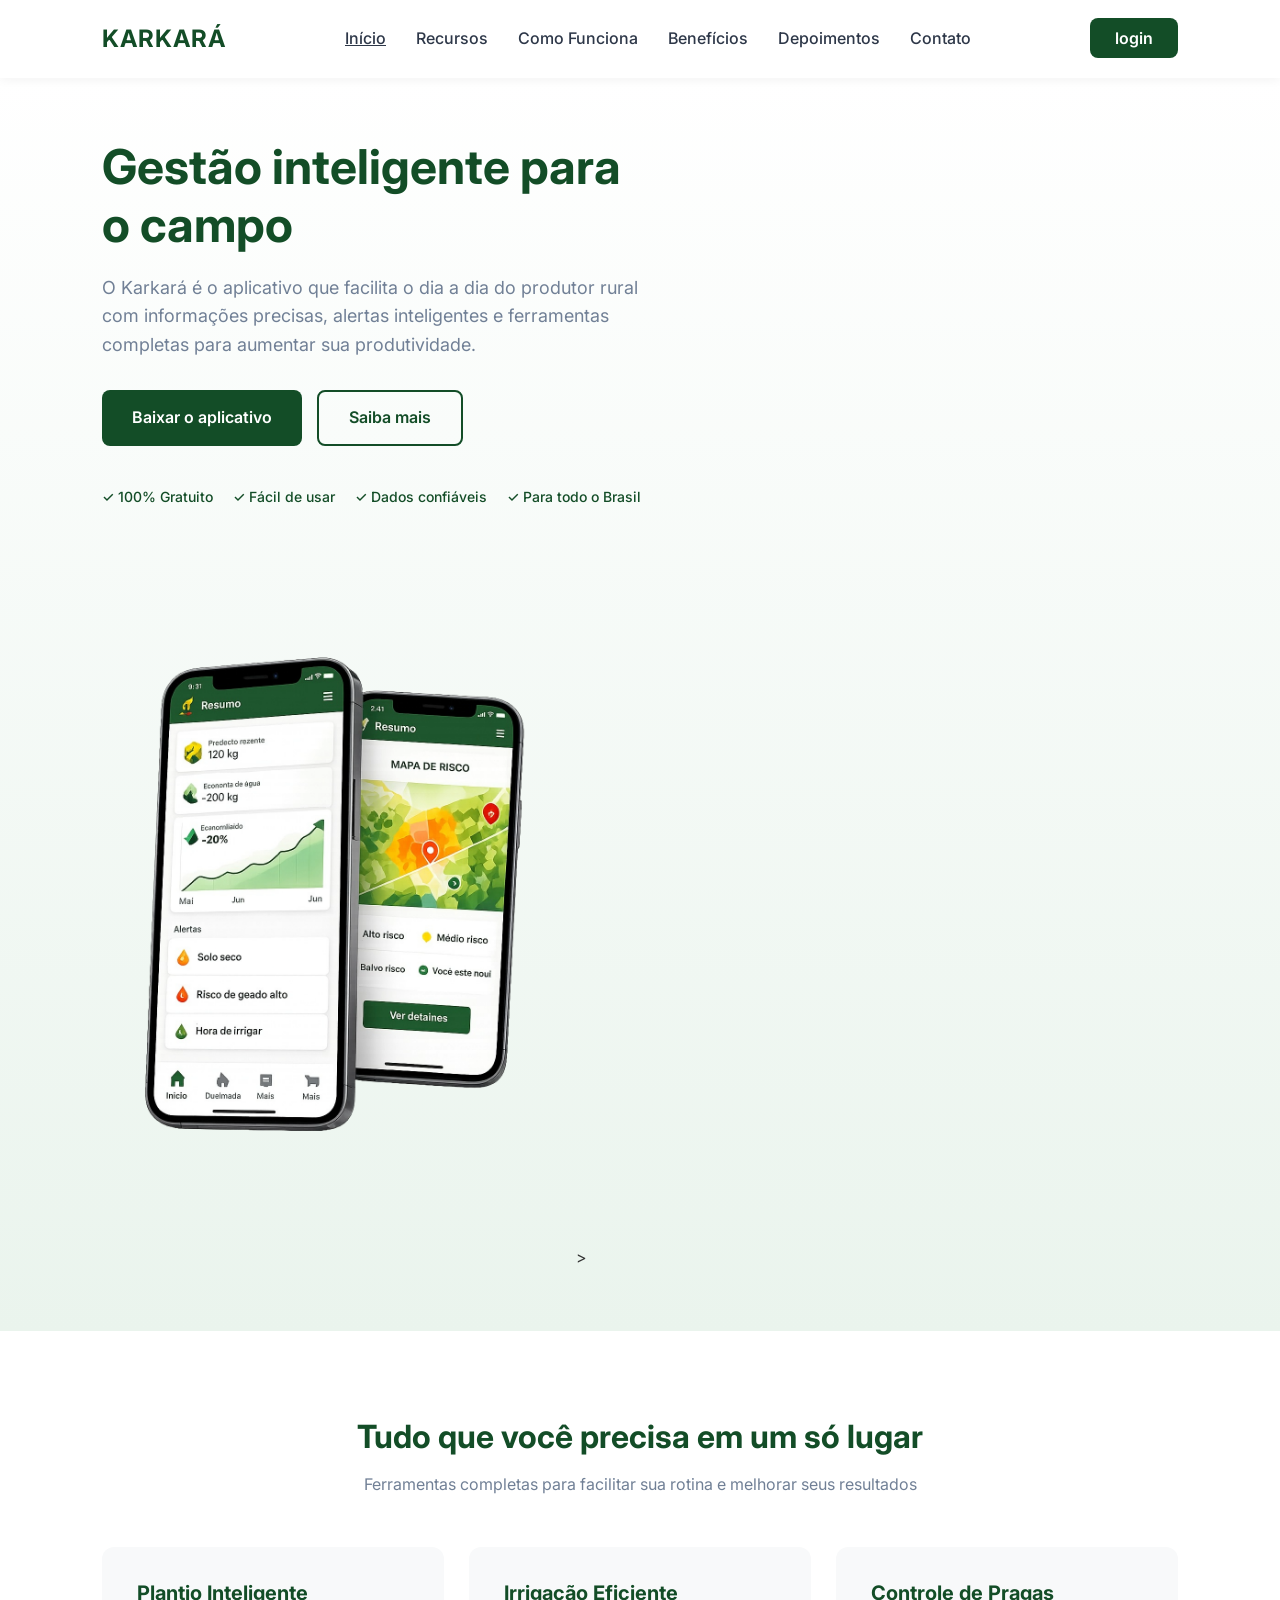
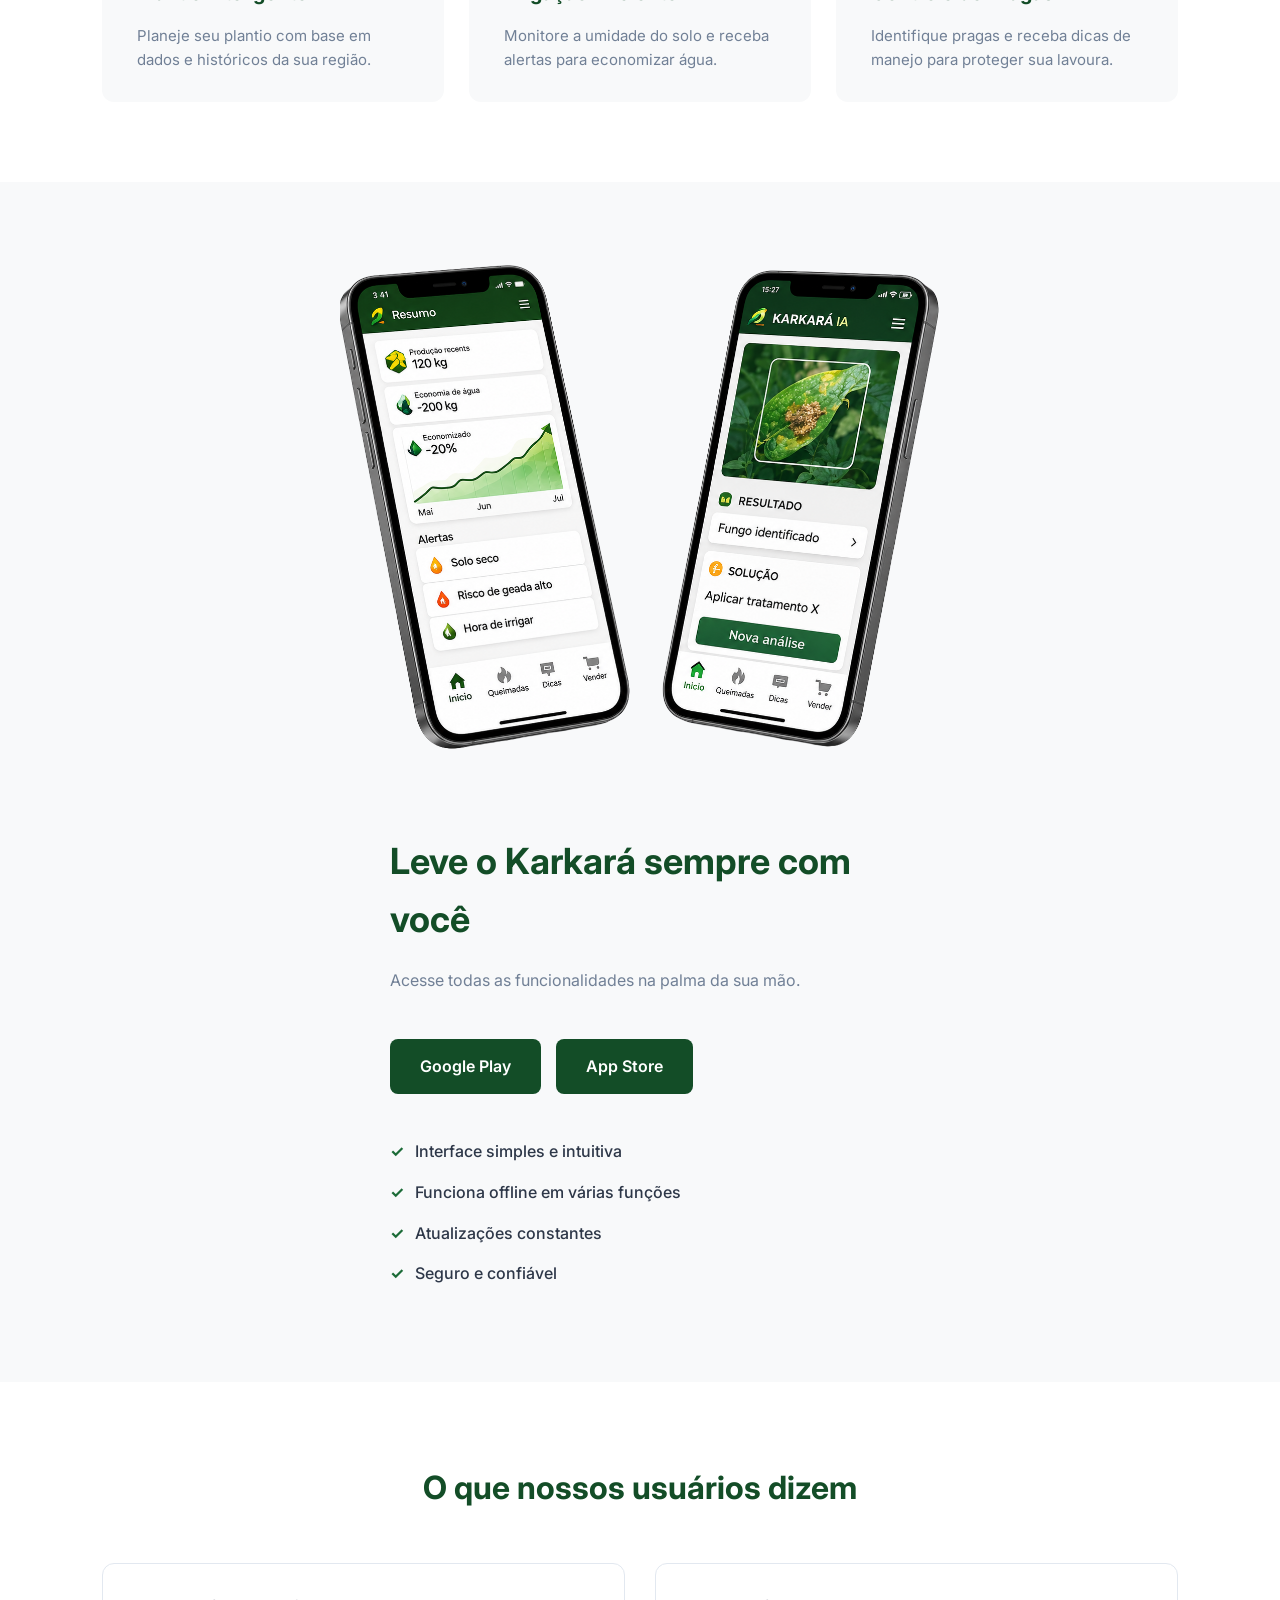
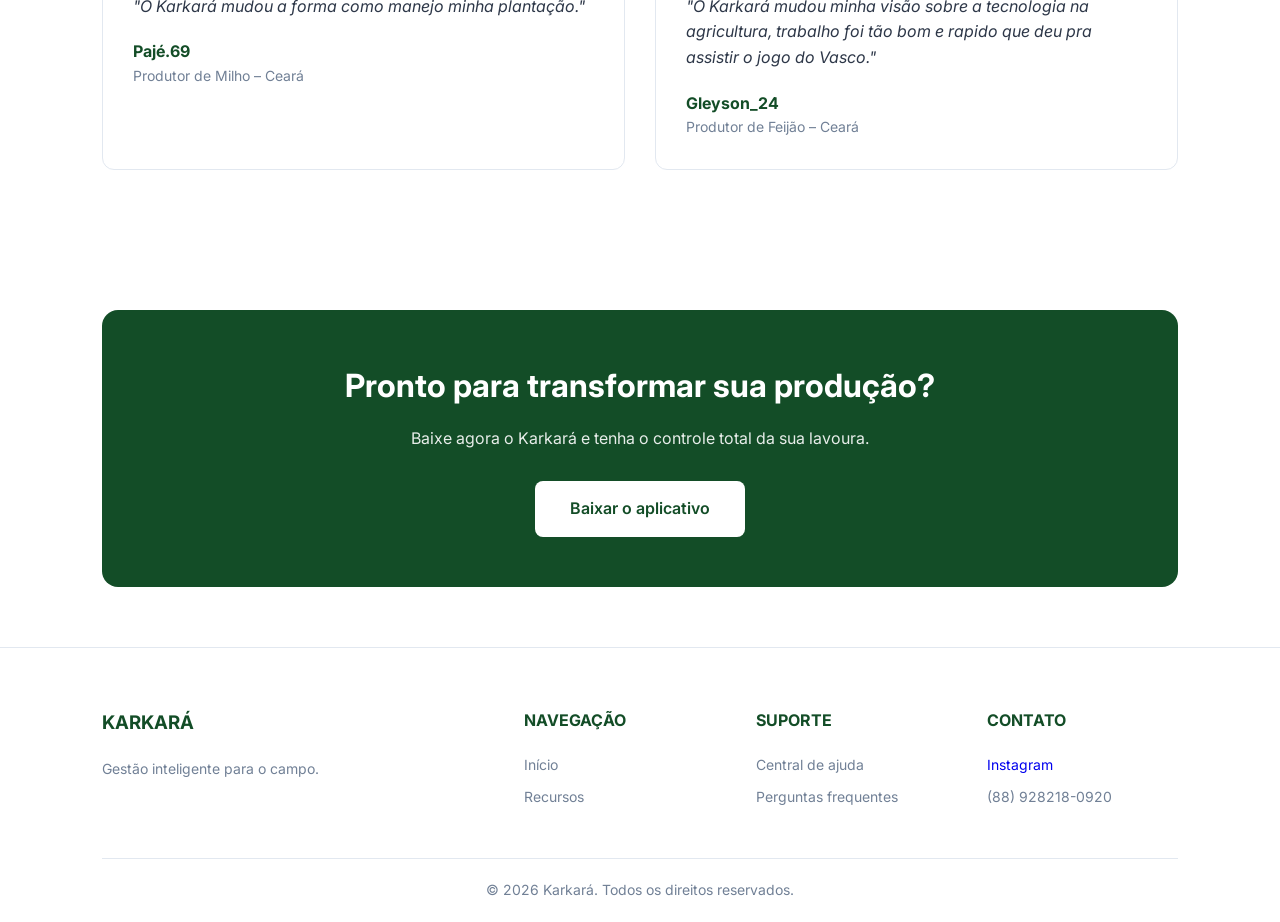
<file: index.htm>
<!DOCTYPE html>

<!--
<!DOCTYPE html>

DOCTYPE
→ Diz o tipo do documento

html
→ Informa que usa HTML5

Serve para:
→ Fazer o navegador interpretar corretamente o site
-->



<html lang="pt-BR">

<!--
<html>
→ Início do HTML

lang="pt-BR"
→ Define o idioma do site

pt-BR
→ Português do Brasil

Serve para:
→ SEO
→ Tradutores
→ Acessibilidade
-->



<head>

<!--
<head>
→ Área de configurações invisíveis

Aqui ficam:
→ CSS
→ título
→ fontes
→ meta tags
-->



    <meta charset="UTF-8">

    <!--
    meta
    → Configuração da página

    charset
    → Tipo de caracteres

    UTF-8
    → Permite acentos e símbolos

    Sem isso:
    → Caracteres podem quebrar
    -->



    <meta name="viewport" content="width=device-width, initial-scale=1.0">

    <!--
    viewport
    → Área visível da tela

    width=device-width
    → Usa largura do dispositivo

    initial-scale=1.0
    → Zoom inicial normal
    Serve para:
    → Responsividade
    → Celulares
    -->



    <title>Karkará - Gestão Inteligente para o Campo</title>

    <!--
    title
    → Nome da aba do navegador
    -->



    <link rel="stylesheet" href="style.css">

    <!--
    link
    → Conecta arquivos externos

    rel="stylesheet"
    → Diz que é CSS

    href
    → Caminho do arquivo

    Serve para:
    → Aplicar o CSS no HTML
    -->

</head>



<body>

<!--
<body>
→ Parte visível do site

Tudo mostrado na tela fica aqui
-->



    <header>

    <!--
    header
    → Cabeçalho do site

    Geralmente contém:
    → Logo
    → Menu
    → Botões
    -->



        <div class="logo">

        <!--
        div
        → Caixa organizadora

        class
        → Nome usado pelo CSS
        -->



            <a href="#">KARKARÁ</a>

            <!--
            a
            → Link

            href
            → Destino do link

            #
            → Link vazio temporário
            -->

        </div>



        <nav>

        <!--
        nav
        → Área de navegação/menu
        -->



            <ul>

            <!--
            ul
            → Lista não ordenada
            -->



                <li><a href="#inicio"><u>Início</u></a></li>

                <!--
                li
                → Item da lista

                href="#inicio"
                → Leva para elemento com id="inicio"
                -->



                <li><a href="#recursos">Recursos</a></li>

                <li><a href="#como-funciona">Como Funciona</a></li>

                <li><a href="#beneficios">Benefícios</a></li>

                <li><a href="#depoimentos">Depoimentos</a></li>

                <li><a href="#contato">Contato</a></li>

            </ul>

        </nav>



        <div class="header-cta">

        <!--
        cta
        → Call To Action

        Significa:
        → Chamada para ação
        -->



            <a href="http://127.0.0.1:5500/cadrastro/login.htm" class="btn-login">login</a>

            <!--
            class="btn-login"
            → Classe usada no CSS

            Serve para:
            → Estilizar o botão
            -->

        </div>

    </header>



    <main>

    <!--
    main
    → Conteúdo principal do site
    -->



        <section id="inicio" class="hero">

        <!--
        section
        → Divide o site em partes

        id
        → Identificador único

        class
        → Nome para CSS
        -->



            <div class="hero-content">

            <!--
            Área do texto principal
            -->



                <h1>Gestão inteligente para o campo</h1>

                <!--
                h1
                → Título principal

                Importante para:
                → SEO
                → Hierarquia do site
                -->



                <p>

                <!--
                p
                → Parágrafo
                -->

                O Karkará é o aplicativo que facilita o dia a dia do produtor rural com informações precisas, alertas inteligentes e ferramentas completas para aumentar sua produtividade.

                </p>
                
                

                <div class="hero-buttons">

                <!--
                Área dos botões
                -->



                    <a href="#" class="btn-primary">

                    <!--
                    Botão principal
                    -->

                    Baixar o aplicativo

                    </a>



                    <a href="#" class="btn-secondary">

                    <!--
                    Botão secundário
                    -->

                    Saiba mais

                    </a>

                </div>



                <div class="hero-features-list">

                <!--
                Lista de vantagens
                -->



                    <span>✓ 100% Gratuito</span>

                    <!--
                    span
                    → Pequena área de texto inline
                    -->

                    <span>✓ Fácil de usar</span>

                    <span>✓ Dados confiáveis</span>

                    <span>✓ Para todo o Brasil</span>

                </div>

            </div>



            <div class="hero-images">

            <!--
            Área das imagens
            -->



                <img 
                    <img src="imagens/celular1.png" alt="Mockupdosmartphone"> >

                <!--
                img
                → Imagem

                src
                → Caminho da imagem

                alt
                → Texto alternativo

                Serve para:
                → Acessibilidade
                → SEO
                → Caso imagem não carregue
                -->

            </div>

        </section>



        <section id="recursos" class="features">

        <!--
        Seção de recursos
        -->



            <h2>Tudo que você precisa em um só lugar</h2>

            <!--
            h2
            → Título secundário
            -->



            <p>
                Ferramentas completas para facilitar sua rotina e melhorar seus resultados
            </p>



            <div class="features-grid">

            <!--
            Grid dos cards
            -->



                <div class="feature-card">

                <!--
                Card individual
                -->



                    <h3>Plantio Inteligente</h3>

                    <!--
                    h3
                    → Subtítulo
                    -->



                    <p>
                        Planeje seu plantio com base em dados e históricos da sua região.
                    </p>

                </div>



                <div class="feature-card">

                    <h3>Irrigação Eficiente</h3>

                    <p>
                        Monitore a umidade do solo e receba alertas para economizar água.
                    </p>

                </div>



                <div class="feature-card">

                    <h3>Controle de Pragas</h3>

                    <p>
                        Identifique pragas e receba dicas de manejo para proteger sua lavoura.
                    </p>

                </div>

            </div>

        </section>



        <section id="como-funciona" class="download-section">

        <!--
        Área de download
        -->



            <div class="download-image">

                <img 
                    src="imagens/2celular.png" 
                    alt="Mockup do smartphone com app Karkará aberto"
                >

            </div>



            <div class="download-content">

                <h2>Leve o Karkará sempre com você</h2>

                <p>
                    Acesse todas as funcionalidades na palma da sua mão.
                </p>



                <div class="store-buttons">

                    <a href="#" class="btn-primary">
                        Google Play
                    </a>



                    <a href="#" class="btn-primary">
                        App Store
                    </a>

                </div>



                <ul class="benefits-list">

                <!--
                Lista de benefícios
                -->



                    <li>Interface simples e intuitiva</li>

                    <li>Funciona offline em várias funções</li>

                    <li>Atualizações constantes</li>

                    <li>Seguro e confiável</li>

                </ul>

            </div>

        </section>



        <section id="beneficios" class="testimonials">

        <!--
        Área de depoimentos
        -->



            <h2>O que nossos usuários dizem</h2>



            <div class="testimonials-grid">

                <blockquote class="testimonial-card">

                <!--
                blockquote
                → Bloco de citação/depoimento
                -->



                    <p>
                        "O Karkará mudou a forma como manejo minha plantação."
                    </p>



                    <cite>

                    <!--
                    cite
                    → Autor da citação
                    -->



                        <strong>Pajé.69</strong>

                        <!--
                        strong
                        → Texto importante/negrito
                        -->



                        <span>Produtor de Milho – Ceará</span>

                    </cite>

                </blockquote>

                 <blockquote class="testimonial-card">

                <!--
                blockquote
                → Bloco de citação/depoimento
                -->



                    <p>
                        "O Karkará mudou minha visão sobre a tecnologia na agricultura, trabalho foi tão bom e rapido que deu pra assistir o jogo do Vasco."
                    </p>



                    <cite>

                    <!--
                    cite
                    → Autor da citação
                    -->



                        <strong>Gleyson_24</strong>

                        <!--
                        strong
                        → Texto importante/negrito
                        -->



                        <span>Produtor de Feijão – Ceará</span>

                    </cite>

                </blockquote>

            </div>

        </section>



        <section class="final-cta">

        <!--
        Chamada final para ação
        -->



            <div class="cta-box">

                <h2>Pronto para transformar sua produção?</h2>



                <p>
                    Baixe agora o Karkará e tenha o controle total da sua lavoura.
                </p>



                <a href="#" class="btn-download-white">

                    Baixar o aplicativo

                </a>

            </div>

        </section>

    </main>



    <footer id="contato">

    <!--
    footer
    → Rodapé do site
    -->



        <div class="footer-container">

            <div class="footer-col brand-col">

                <h3>KARKARÁ</h3>



                <p>
                    Gestão inteligente para o campo.
                </p>

            </div>



            <div class="footer-col">

                <h4>NAVEGAÇÃO</h4>

                <ul>

                    <li><a href="#inicio">Início</a></li>

                    <li><a href="#recursos">Recursos</a></li>

                </ul>

            </div>



            <div class="footer-col">

                <h4>SUPORTE</h4>

                <ul>

                    <li><a href="#">Central de ajuda</a></li>

                    <li><a href="#">Perguntas frequentes</a></li>

                </ul>

            </div>



            <div class="footer-col">

                <h4>CONTATO</h4>
                <p><a href="https://www.instagram.com/karkara_sertoes/">Instagram</a></p>

                <p>(88) 928218-0920</p>

            </div>

        </div>



        <div class="footer-bottom">

            <p>
                &copy; 2026 Karkará. Todos os direitos reservados.
            </p>

            <!--
            &copy;
            → Símbolo de copyright ©
            -->

        </div>

    </footer>



</body>

<!--
Fim da parte visível
-->



</html>

<!--
Fim do HTML
-->
</file>
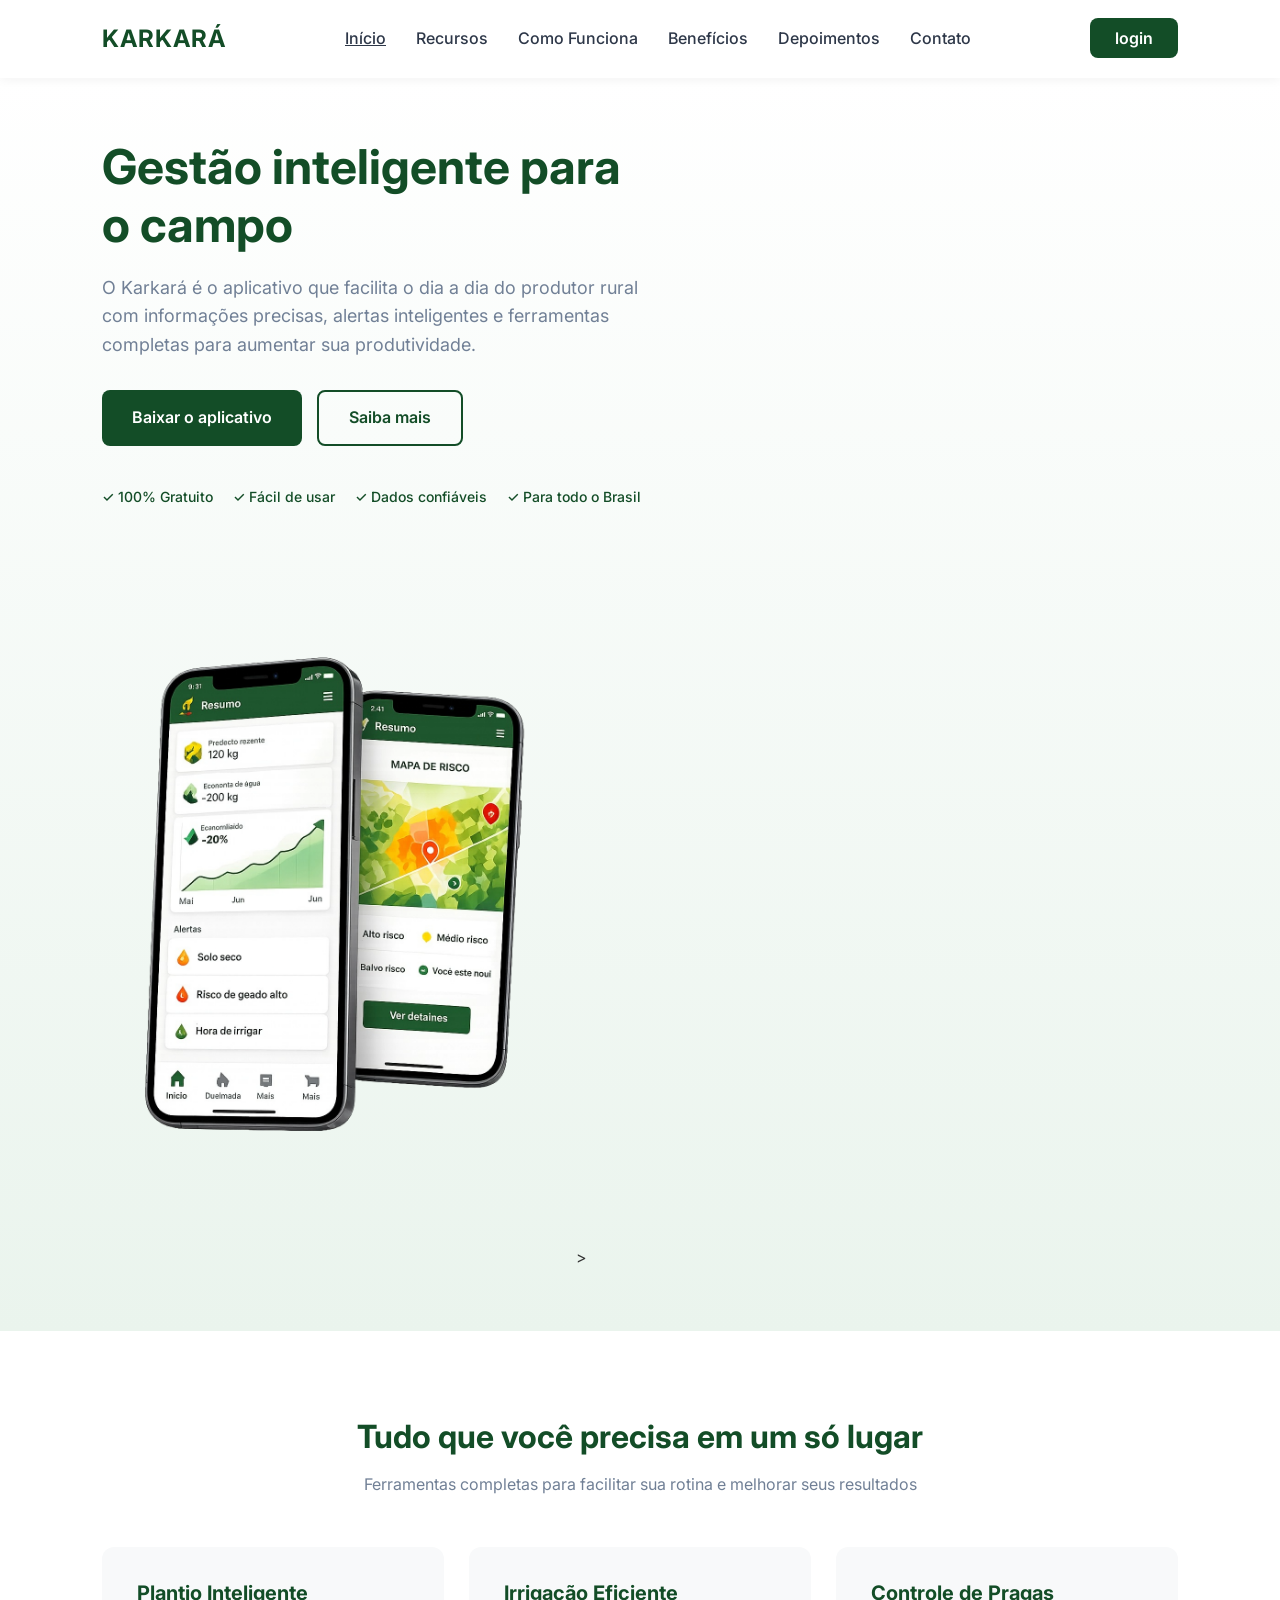
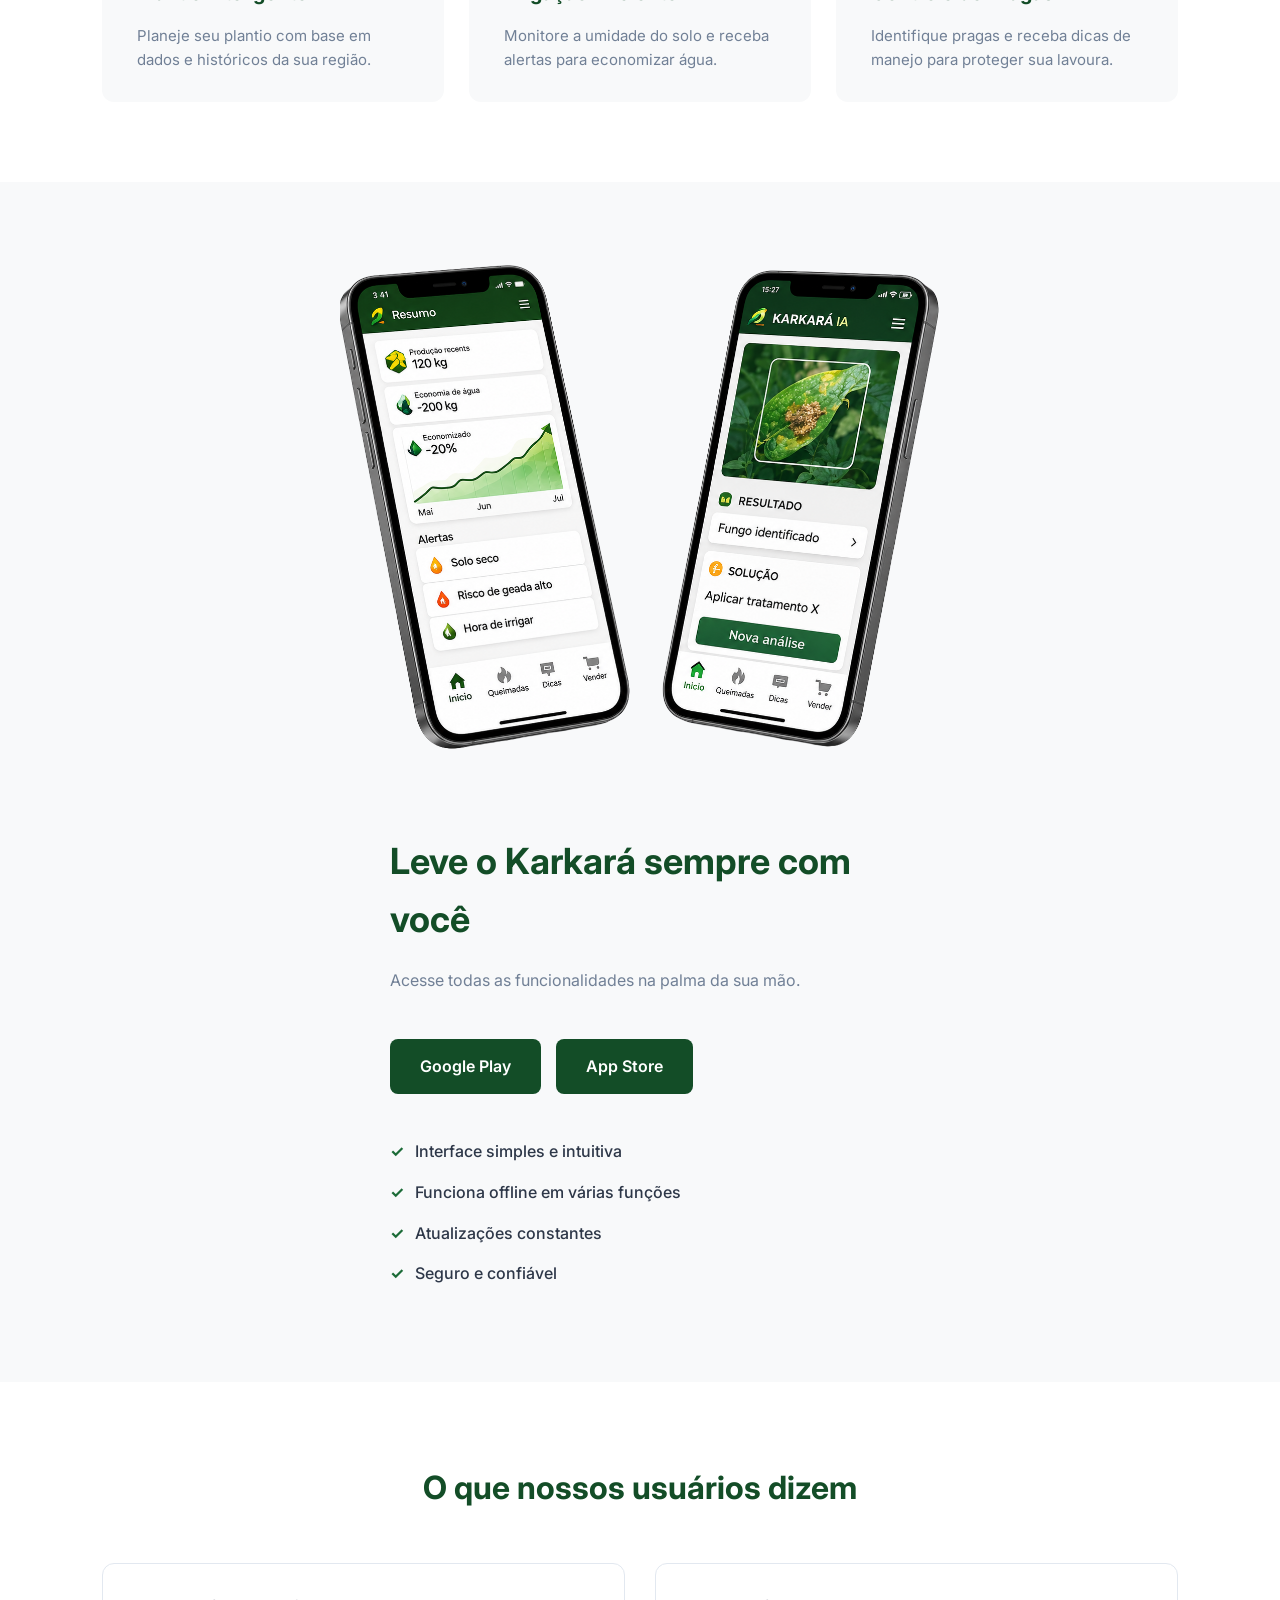
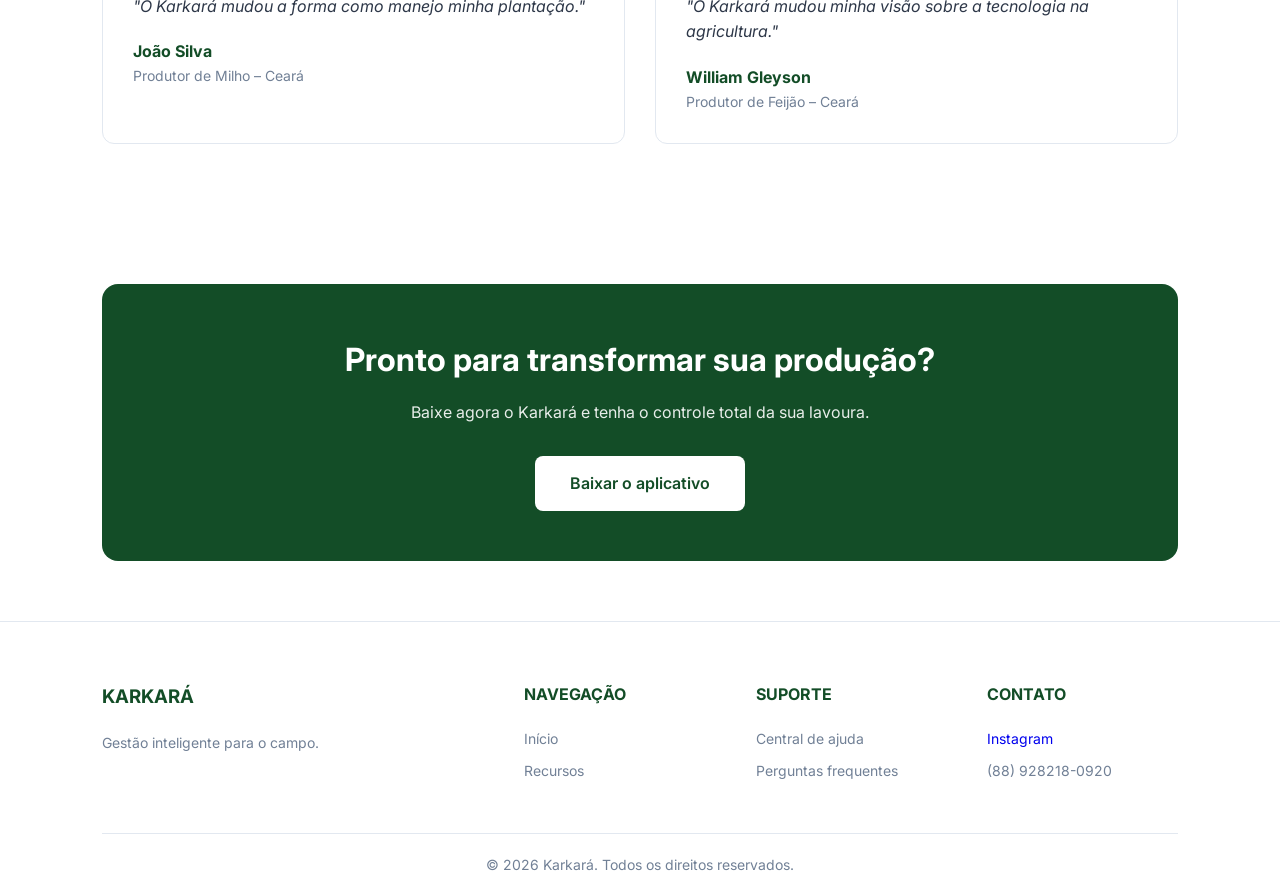
<file: index.html>
<!DOCTYPE html>

<!--
<!DOCTYPE html>

DOCTYPE
→ Diz o tipo do documento

html
→ Informa que usa HTML5

Serve para:
→ Fazer o navegador interpretar corretamente o site
-->



<html lang="pt-BR">

<!--
<html>
→ Início do HTML

lang="pt-BR"
→ Define o idioma do site

pt-BR
→ Português do Brasil

Serve para:
→ SEO
→ Tradutores
→ Acessibilidade
-->



<head>

<!--
<head>
→ Área de configurações invisíveis

Aqui ficam:
→ CSS
→ título
→ fontes
→ meta tags
-->



    <meta charset="UTF-8">

    <!--
    meta
    → Configuração da página

    charset
    → Tipo de caracteres

    UTF-8
    → Permite acentos e símbolos

    Sem isso:
    → Caracteres podem quebrar
    -->



    <meta name="viewport" content="width=device-width, initial-scale=1.0">

    <!--
    viewport
    → Área visível da tela

    width=device-width
    → Usa largura do dispositivo

    initial-scale=1.0
    → Zoom inicial normal
    Serve para:
    → Responsividade
    → Celulares
    -->



    <title>Karkará - Gestão Inteligente para o Campo</title>

    <!--
    title
    → Nome da aba do navegador
    -->



    <link rel="stylesheet" href="style.css">

    <!--
    link
    → Conecta arquivos externos

    rel="stylesheet"
    → Diz que é CSS

    href
    → Caminho do arquivo

    Serve para:
    → Aplicar o CSS no HTML
    -->

</head>



<body>

<!--
<body>
→ Parte visível do site

Tudo mostrado na tela fica aqui
-->



    <header>

    <!--
    header
    → Cabeçalho do site

    Geralmente contém:
    → Logo
    → Menu
    → Botões
    -->



        <div class="logo">

        <!--
        div
        → Caixa organizadora

        class
        → Nome usado pelo CSS
        -->



            <a href="#">KARKARÁ</a>

            <!--
            a
            → Link

            href
            → Destino do link

            #
            → Link vazio temporário
            -->

        </div>



        <nav>

        <!--
        nav
        → Área de navegação/menu
        -->



            <ul>

            <!--
            ul
            → Lista não ordenada
            -->



                <li><a href="#inicio"><u>Início</u></a></li>

                <!--
                li
                → Item da lista

                href="#inicio"
                → Leva para elemento com id="inicio"
                -->



                <li><a href="#recursos">Recursos</a></li>

                <li><a href="#como-funciona">Como Funciona</a></li>

                <li><a href="#beneficios">Benefícios</a></li>

                <li><a href="#depoimentos">Depoimentos</a></li>

                <li><a href="#contato">Contato</a></li>

            </ul>

        </nav>



        <div class="header-cta">

        <!--
        cta
        → Call To Action

        Significa:
        → Chamada para ação
        -->



            <a href="http://127.0.0.1:5500/cadrastro/login.htm" class="btn-login">login</a>

            <!--
            class="btn-login"
            → Classe usada no CSS

            Serve para:
            → Estilizar o botão
            -->

        </div>

    </header>



    <main>

    <!--
    main
    → Conteúdo principal do site
    -->



        <section id="inicio" class="hero">

        <!--
        section
        → Divide o site em partes

        id
        → Identificador único

        class
        → Nome para CSS
        -->



            <div class="hero-content">

            <!--
            Área do texto principal
            -->



                <h1>Gestão inteligente para o campo</h1>

                <!--
                h1
                → Título principal

                Importante para:
                → SEO
                → Hierarquia do site
                -->



                <p>

                <!--
                p
                → Parágrafo
                -->

                O Karkará é o aplicativo que facilita o dia a dia do produtor rural com informações precisas, alertas inteligentes e ferramentas completas para aumentar sua produtividade.

                </p>
                
                

                <div class="hero-buttons">

                <!--
                Área dos botões
                -->



                    <a href="#" class="btn-primary">

                    <!--
                    Botão principal
                    -->

                    Baixar o aplicativo

                    </a>



                    <a href="#" class="btn-secondary">

                    <!--
                    Botão secundário
                    -->

                    Saiba mais

                    </a>

                </div>



                <div class="hero-features-list">

                <!--
                Lista de vantagens
                -->



                    <span>✓ 100% Gratuito</span>

                    <!--
                    span
                    → Pequena área de texto inline
                    -->

                    <span>✓ Fácil de usar</span>

                    <span>✓ Dados confiáveis</span>

                    <span>✓ Para todo o Brasil</span>

                </div>

            </div>



            <div class="hero-images">

            <!--
            Área das imagens
            -->



                <img 
                    <img src="imagens/celular1.png" alt="Mockupdosmartphone"> >

                <!--
                img
                → Imagem

                src
                → Caminho da imagem

                alt
                → Texto alternativo

                Serve para:
                → Acessibilidade
                → SEO
                → Caso imagem não carregue
                -->

            </div>

        </section>



        <section id="recursos" class="features">

        <!--
        Seção de recursos
        -->



            <h2>Tudo que você precisa em um só lugar</h2>

            <!--
            h2
            → Título secundário
            -->



            <p>
                Ferramentas completas para facilitar sua rotina e melhorar seus resultados
            </p>



            <div class="features-grid">

            <!--
            Grid dos cards
            -->



                <div class="feature-card">

                <!--
                Card individual
                -->



                    <h3>Plantio Inteligente</h3>

                    <!--
                    h3
                    → Subtítulo
                    -->



                    <p>
                        Planeje seu plantio com base em dados e históricos da sua região.
                    </p>

                </div>



                <div class="feature-card">

                    <h3>Irrigação Eficiente</h3>

                    <p>
                        Monitore a umidade do solo e receba alertas para economizar água.
                    </p>

                </div>



                <div class="feature-card">

                    <h3>Controle de Pragas</h3>

                    <p>
                        Identifique pragas e receba dicas de manejo para proteger sua lavoura.
                    </p>

                </div>

            </div>

        </section>



        <section id="como-funciona" class="download-section">

        <!--
        Área de download
        -->



            <div class="download-image">

                <img 
                    src="imagens/2celular.png" 
                    alt="Mockup do smartphone com app Karkará aberto"
                >

            </div>



            <div class="download-content">

                <h2>Leve o Karkará sempre com você</h2>

                <p>
                    Acesse todas as funcionalidades na palma da sua mão.
                </p>



                <div class="store-buttons">

                    <a href="#" class="btn-primary">
                        Google Play
                    </a>



                    <a href="#" class="btn-primary">
                        App Store
                    </a>

                </div>



                <ul class="benefits-list">

                <!--
                Lista de benefícios
                -->



                    <li>Interface simples e intuitiva</li>

                    <li>Funciona offline em várias funções</li>

                    <li>Atualizações constantes</li>

                    <li>Seguro e confiável</li>

                </ul>

            </div>

        </section>



        <section id="beneficios" class="testimonials">

        <!--
        Área de depoimentos
        -->



            <h2>O que nossos usuários dizem</h2>



            <div class="testimonials-grid">

                <blockquote class="testimonial-card">

                <!--
                blockquote
                → Bloco de citação/depoimento
                -->



                    <p>
                        "O Karkará mudou a forma como manejo minha plantação."
                    </p>



                    <cite>

                    <!--
                    cite
                    → Autor da citação
                    -->



                        <strong>João Silva</strong>

                        <!--
                        strong
                        → Texto importante/negrito
                        -->



                        <span>Produtor de Milho – Ceará</span>

                    </cite>

                </blockquote>

                 <blockquote class="testimonial-card">

                <!--
                blockquote
                → Bloco de citação/depoimento
                -->



                    <p>
                        "O Karkará mudou minha visão sobre a tecnologia na agricultura."
                    </p>



                    <cite>

                    <!--
                    cite
                    → Autor da citação
                    -->



                        <strong>William Gleyson</strong>

                        <!--
                        strong
                        → Texto importante/negrito
                        -->



                        <span>Produtor de Feijão – Ceará</span>

                    </cite>

                </blockquote>

            </div>

        </section>



        <section class="final-cta">

        <!--
        Chamada final para ação
        -->



            <div class="cta-box">

                <h2>Pronto para transformar sua produção?</h2>



                <p>
                    Baixe agora o Karkará e tenha o controle total da sua lavoura.
                </p>



                <a href="#" class="btn-download-white">

                    Baixar o aplicativo

                </a>

            </div>

        </section>

    </main>



    <footer id="contato">

    <!--
    footer
    → Rodapé do site
    -->



        <div class="footer-container">

            <div class="footer-col brand-col">

                <h3>KARKARÁ</h3>



                <p>
                    Gestão inteligente para o campo.
                </p>

            </div>



            <div class="footer-col">

                <h4>NAVEGAÇÃO</h4>

                <ul>

                    <li><a href="#inicio">Início</a></li>

                    <li><a href="#recursos">Recursos</a></li>

                </ul>

            </div>



            <div class="footer-col">

                <h4>SUPORTE</h4>

                <ul>

                    <li><a href="#">Central de ajuda</a></li>

                    <li><a href="#">Perguntas frequentes</a></li>

                </ul>

            </div>



            <div class="footer-col">

                <h4>CONTATO</h4>
                <p><a href="https://www.instagram.com/karkara_sertoes/">Instagram</a></p>

                <p>(88) 928218-0920</p>

            </div>

        </div>



        <div class="footer-bottom">

            <p>
                &copy; 2026 Karkará. Todos os direitos reservados.
            </p>

            <!--
            &copy;
            → Símbolo de copyright ©
            -->

        </div>

    </footer>



</body>

<!--
Fim da parte visível
-->



</html>

<!--
Fim do HTML
-->
</file>
<file: style.css>
/* =========================================================
   IMPORTAÇÃO DA FONTE
   ========================================================= */

@import url('https://fonts.googleapis.com/css2?family=Inter:wght@300;400;600;700&display=swap');

/*
Importa a fonte Inter do Google Fonts
*/



/* =========================================================
   RESET GERAL
   ========================================================= */

* {

    margin: 0;
    /* Remove margens */

    padding: 0;
    /* Remove espaçamentos internos */

    box-sizing: border-box;
    /* Melhora cálculo de tamanhos */

    font-family: 'Inter', sans-serif;
    /* Fonte padrão */
}



/* =========================================================
   BODY
   ========================================================= */

body {

    background-color: #ffffff;
    /* Fundo branco */

    color: #333333;
    /* Cor padrão do texto */

    line-height: 1.6;
    /* Espaço entre linhas */
}



/* =========================================================
   LINKS
   ========================================================= */

a {

    text-decoration: none;
    /* Remove sublinhado */

    transition: all 0.3s ease;
    /* Animação suave */
}



/* =========================================================
   LISTAS
   ========================================================= */

ul {

    list-style: none;
    /* Remove bolinhas */
}



/* =========================================================
   VARIÁVEIS
   ========================================================= */

:root {

    --verde-escuro: #134d27;

    --verde-principal: #1b6b37;

    --verde-claro: #eaf4ed;

    --cinza-fundo: #f8f9fa;

    --texto-escuro: #2d3748;

    --texto-mutado: #718096;
}



/* =========================================================
   HEADER
   ========================================================= */

header {

    display: flex;
    /* Itens lado a lado */

    justify-content: space-between;
    /* Espaço entre itens */

    align-items: center;
    /* Centraliza verticalmente */

    padding: 20px 8%;

    background-color: #ffffff;

    position: sticky;
    /* Header fixo */

    top: 0;

    z-index: 1000;

    box-shadow: 0 2px 10px rgba(0,0,0,0.05);
}



/* =========================================================
   LOGO
   ========================================================= */

header .logo a {

    font-size: 24px;

    font-weight: 700;

    color: var(--verde-escuro);

    letter-spacing: 1px;
}



/* =========================================================
   MENU
   ========================================================= */

header nav ul {

    display: flex;

    gap: 30px;
}



header nav ul li a {

    color: var(--texto-escuro);

    font-weight: 500;
}



header nav ul li a:hover {

    color: var(--verde-principal);
}



/* =========================================================
   BOTÃO LOGIN
   ========================================================= */

header .btn-login {

    background-color: var(--verde-escuro);

    color: #ffffff;

    padding: 10px 25px;

    border-radius: 8px;

    font-weight: 600;

    text-transform: lowercase;
}



header .btn-login:hover {

    background-color: var(--verde-principal);
}



/* =========================================================
   HERO
   ========================================================= */

.hero {

    display: flex;

    align-items: center;

    justify-content: space-between;

    flex-wrap: wrap;
    /* Quebra linha se precisar */

    gap: 50px;

    padding: 60px 8%;

    background: linear-gradient(
        180deg,
        #ffffff 0%,
        var(--verde-claro) 100%
    );
}



/* =========================================================
   TEXTO HERO
   ========================================================= */

.hero-content {

    max-width: 550px;
}



.hero-content h1 {

    font-size: 48px;

    color: var(--verde-escuro);

    line-height: 1.2;

    margin-bottom: 20px;
}



.hero-content p {

    font-size: 18px;

    color: var(--texto-mutado);

    margin-bottom: 30px;
}



/* =========================================================
   BOTÕES HERO
   ========================================================= */

.hero-buttons {

    display: flex;

    gap: 15px;

    flex-wrap: wrap;

    margin-bottom: 40px;
}



/* =========================================================
   BOTÃO PRINCIPAL
   ========================================================= */

.btn-primary {

    background-color: var(--verde-escuro);

    color: #ffffff;

    padding: 15px 30px;

    border-radius: 8px;

    font-weight: 600;

    display: inline-block;
}



.btn-primary:hover {

    background-color: var(--verde-principal);
}



/* =========================================================
   BOTÃO SECUNDÁRIO
   ========================================================= */

.btn-secondary {

    border: 2px solid var(--verde-escuro);

    color: var(--verde-escuro);

    padding: 13px 30px;

    border-radius: 8px;

    font-weight: 600;

    display: inline-block;
}



.btn-secondary:hover {

    background-color: var(--verde-escuro);

    color: #ffffff;
}



/* =========================================================
   LISTA HERO
   ========================================================= */

.hero-features-list {

    display: flex;

    flex-wrap: wrap;

    gap: 20px;

    color: var(--verde-escuro);

    font-weight: 500;

    font-size: 14px;
}



/* =========================================================
   IMAGEM HERO
   ========================================================= */

.hero-images img {

    width: 470px;

    max-width: 100%;

    height: auto;

    border-radius: 40px;
}



/* =========================================================
   FEATURES
   ========================================================= */

.features {

    padding: 80px 8%;

    text-align: center;
}



.features h2 {

    font-size: 32px;

    color: var(--verde-escuro);

    margin-bottom: 10px;
}



.features > p {

    color: var(--texto-mutado);

    margin-bottom: 50px;
}



/* =========================================================
   GRID DOS CARDS
   ========================================================= */

.features-grid {

    display: grid;

    grid-template-columns: repeat(auto-fit, minmax(300px, 1fr));

    gap: 25px;
}



/* =========================================================
   CARD
   ========================================================= */

.feature-card {

    background-color: var(--cinza-fundo);

    padding: 30px;

    border-radius: 12px;

    text-align: left;

    border-left: 5px solid transparent;

    transition: 0.3s;
}



.feature-card:hover {

    border-left-color: var(--verde-principal);

    transform: translateY(-5px);

    box-shadow: 0 10px 20px rgba(0,0,0,0.05);
}



.feature-card h3 {

    color: var(--verde-escuro);

    margin-bottom: 15px;

    font-size: 20px;
}



.feature-card p {

    color: var(--texto-mutado);

    font-size: 15px;
}



/* =========================================================
   DOWNLOAD SECTION
   ========================================================= */

.download-section {

    display: flex;

    align-items: center;

    justify-content: center;

    flex-wrap: wrap;
    /* Responsividade */

    gap: 80px;
    /* Espaço entre imagem e texto */

    padding: 80px 8%;

    background-color: var(--cinza-fundo);
}



/* =========================================================
   IMAGEM DOWNLOAD
   ========================================================= */

.download-image img {

    width: 600px;

    max-width: 100%;

    display: block;

    border-radius: 20px;

    
}



/* =========================================================
   TEXTO DOWNLOAD
   ========================================================= */

.download-content {

    max-width: 500px;

    display: flex;

    flex-direction: column;
    /* Tudo em coluna */

    justify-content: center;
}



/* =========================================================
   TÍTULO DOWNLOAD
   ========================================================= */

.download-content h2 {

    font-size: 36px;

    color: var(--verde-escuro);

    margin-bottom: 20px;
}



/* =========================================================
   TEXTO DOWNLOAD
   ========================================================= */

.download-content p {

    color: var(--texto-mutado);

    margin-bottom: 20px;
}



/* =========================================================
   BOTÕES DAS LOJAS
   ========================================================= */

.store-buttons {

    display: flex;

    gap: 15px;

    flex-wrap: wrap;

    margin: 25px 0;
}



/* =========================================================
   LISTA DE BENEFÍCIOS
   ========================================================= */

.benefits-list {

    margin-top: 20px;
}



.benefits-list li {

    margin-bottom: 15px;

    font-weight: 500;

    color: var(--texto-escuro);

    padding-left: 25px;

    position: relative;
}



/* =========================================================
   ÍCONE VERDE
   ========================================================= */

.benefits-list li::before {

    content: "✓";

    position: absolute;

    left: 0;

    color: var(--verde-principal);

    font-weight: bold;
}



/* =========================================================
   DEPOIMENTOS
   ========================================================= */

.testimonials {

    padding: 80px 8%;

    text-align: center;
}



.testimonials h2 {

    font-size: 32px;

    color: var(--verde-escuro);

    margin-bottom: 50px;
}



/* =========================================================
   GRID DOS DEPOIMENTOS
   ========================================================= */

.testimonials-grid {

    display: grid;

    grid-template-columns: repeat(auto-fit, minmax(300px, 1fr));

    gap: 30px;
}



/* =========================================================
   CARD DEPOIMENTO
   ========================================================= */

.testimonial-card {

    background-color: #ffffff;

    border: 1px solid #e2e8f0;

    padding: 30px;

    border-radius: 12px;

    text-align: left;
}



.testimonial-card p {

    font-style: italic;

    color: var(--texto-escuro);

    margin-bottom: 20px;
}



/* =========================================================
   CITAÇÃO
   ========================================================= */

.testimonial-card cite {

    display: flex;

    flex-direction: column;

    font-style: normal;
}



.testimonial-card cite strong {

    color: var(--verde-escuro);
}



.testimonial-card cite span {

    color: var(--texto-mutado);

    font-size: 14px;
}



/* =========================================================
   CTA FINAL
   ========================================================= */

.final-cta {

    padding: 60px 8%;
}



.cta-box {

    background-color: var(--verde-escuro);

    color: #ffffff;

    padding: 50px;

    border-radius: 16px;

    text-align: center;
}



.cta-box h2 {

    font-size: 32px;

    margin-bottom: 15px;
}



.cta-box p {

    margin-bottom: 30px;

    opacity: 0.9;
}



/* =========================================================
   BOTÃO BRANCO
   ========================================================= */

.btn-download-white {

    background-color: #ffffff;

    color: var(--verde-escuro);

    padding: 15px 35px;

    border-radius: 8px;

    font-weight: 600;

    display: inline-block;
}



.btn-download-white:hover {

    background-color: var(--verde-claro);
}



/* =========================================================
   FOOTER
   ========================================================= */

footer {

    background-color: #ffffff;

    padding: 60px 8% 20px 8%;

    border-top: 1px solid #e2e8f0;
}



/* =========================================================
   CONTAINER FOOTER
   ========================================================= */

.footer-container {

    display: grid;

    grid-template-columns: 2fr repeat(3, 1fr);

    gap: 40px;

    margin-bottom: 40px;
}



/* =========================================================
   TÍTULOS FOOTER
   ========================================================= */

.footer-col h3,
.footer-col h4 {

    color: var(--verde-escuro);

    margin-bottom: 20px;
}



/* =========================================================
   TEXTOS FOOTER
   ========================================================= */

.footer-col p,
.footer-col ul li a {

    color: var(--texto-mutado);

    font-size: 14px;

    margin-bottom: 10px;

    display: block;
}



.footer-col ul li a:hover {

    color: var(--verde-principal);
}



/* =========================================================
   FOOTER FINAL
   ========================================================= */

.footer-bottom {

    text-align: center;

    padding-top: 20px;

    border-top: 1px solid #e2e8f0;

    color: var(--texto-mutado);

    font-size: 14px;
}
</file>
